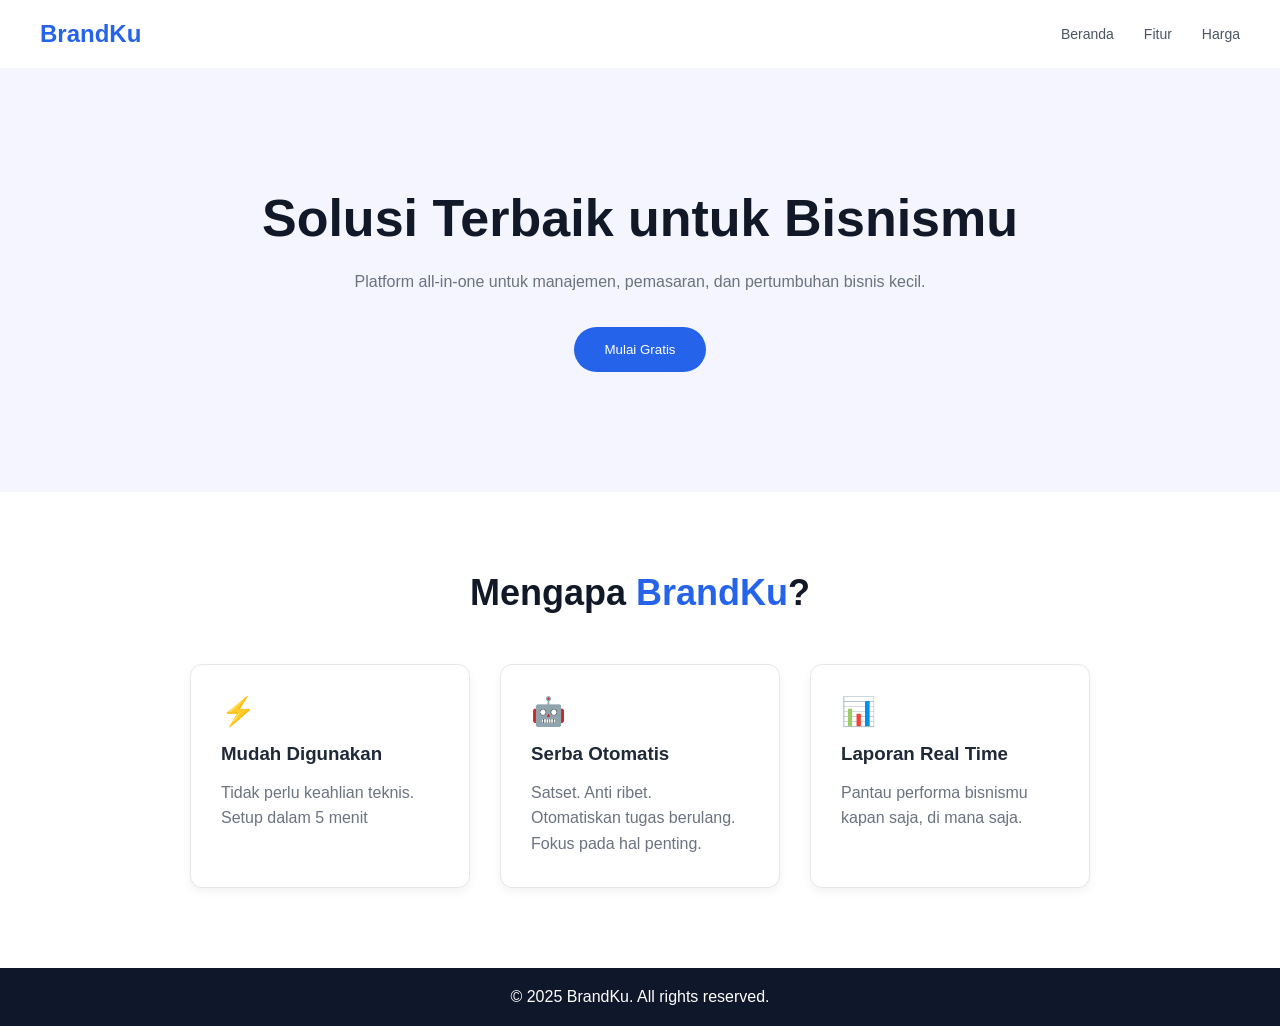
<file: index.html>
<!DOCTYPE html>
<html lang="en">
<head>
    <meta charset="UTF-8">
    <meta name="viewport" content="width=device-width, initial-scale=1.0">
    <title>Brandku - Landing Page</title>
    <link rel="stylesheet" href="style1.css" />

</head>
<body>
    <header class="navbar">
        <h1 class="logo">BrandKu</h1>
        <nav class="menu">
            <a href="/beranda.html">Beranda</a>
            <a href="/fitur.html">Fitur</a>
            <a href="/harga.html">Harga</a>
        </nav>
    </header>
    <main>
        <section class="hero">
            <h1>Solusi Terbaik untuk Bisnismu</h1>
            <p
            class="detail-info"
            >
            Platform all-in-one untuk manajemen, pemasaran, dan pertumbuhan bisnis kecil.
        </p>
            <button>Mulai Gratis</button>
            <br>
        </section>

        <section class="features">
            <h2>Mengapa <span class="brand-name">BrandKu</span>?</h2>
            <div class="feature-container">
                <article>
                    <span class="icon">⚡</span>
                    <h3>Mudah Digunakan</h3>
                    <p>Tidak perlu keahlian teknis. Setup dalam 5 menit</p>
                </article>
                <article>
                    <span class="icon">🤖</span>
                    <h3>Serba Otomatis</h3>
                    <p>Satset. Anti ribet.</p>
                    <p>Otomatiskan tugas berulang. Fokus pada hal penting.</p>
                </article>
                <article>
                    <span class="icon">📊</span>
                    <h3>Laporan Real Time</h3>
                    <p>Pantau performa bisnismu kapan saja, di mana saja.</p>
                </article>
            </div>
        </section>
        </main>
        <footer>
            <p>&copy; 2025 BrandKu. All rights reserved.</p>
        </footer>
</body>
</html>
</file>
<file: style1.css>
* {
    margin: 0;
    padding: 0;
    box-sizing: border-box;
}

body {
    font-family: Arial, Arial, Helvetica, sans-serif;
    color: #1f2937;
    background-color: white;
}

.navbar{
    display: flex;
    justify-content: space-between;
    align-items: center;

    padding: 20px 40px;
    background-color: white;
}

.logo {
    margin: 0;
    font-size: 24px;
    color: #2563eb;
    font-weight: bold;
}

.menu {
    display: flex;
    gap: 30px;
}   

.menu a {
    text-decoration: none;
    color: #4b5563;
    font-size: 14px;
}

.menu a:hover {
    color: #2563eb;
    font-weight: bold;
}

.hero {
    background-color: #f4f5ff;
    padding: 120px 20px;
    text-align: center;
}

.hero h1 {
    font-size: 52px;
    font-weight: 700;
    margin-bottom: 20px;
    color: #111827;
}

.detail-info {
    max-width: 600px;
    margin: 0 auto 30px;
    color: #6b7280;
    line-height: 1.8;
}

.hero button {
    padding: 15px 30px;
    color: white;
    background-color: #2563eb;
    border: none;
    border-radius: 999px;
    cursor: pointer;
}

hero button:hover {
    background-color: #1d4ed8;
}

.features {
    padding: 80px 50px;
}

.brand-name {
    color: #2563eb;
}
.features h2 {
    text-align: center;
    font-size: 36px;
    margin-bottom: 50px;
    color: #111827;
}

.feature-container {
    display: flex;
    gap: 30px;
    justify-content: center;
}   

.icon {
    display:block;
    font-size: 28px;
    margin-bottom: 15px;
}
.feature-container article {
    width: 280px;
    padding: 30px;
    background-color: white;
    border: 1px solid #e5e7eb;
    border-radius: 12px;
    box-shadow: 0 4px 10px rgba(0,0,0,0.05);
}

.feature-container h3 {
    margin-bottom: 15px;
}

.feature-container p {
    color: #6b7280;
    line-height: 1.6;
}

footer {
    background-color: #0f172a;
    color: white;
    text-align: center;
    padding: 20px;
}
</file>
